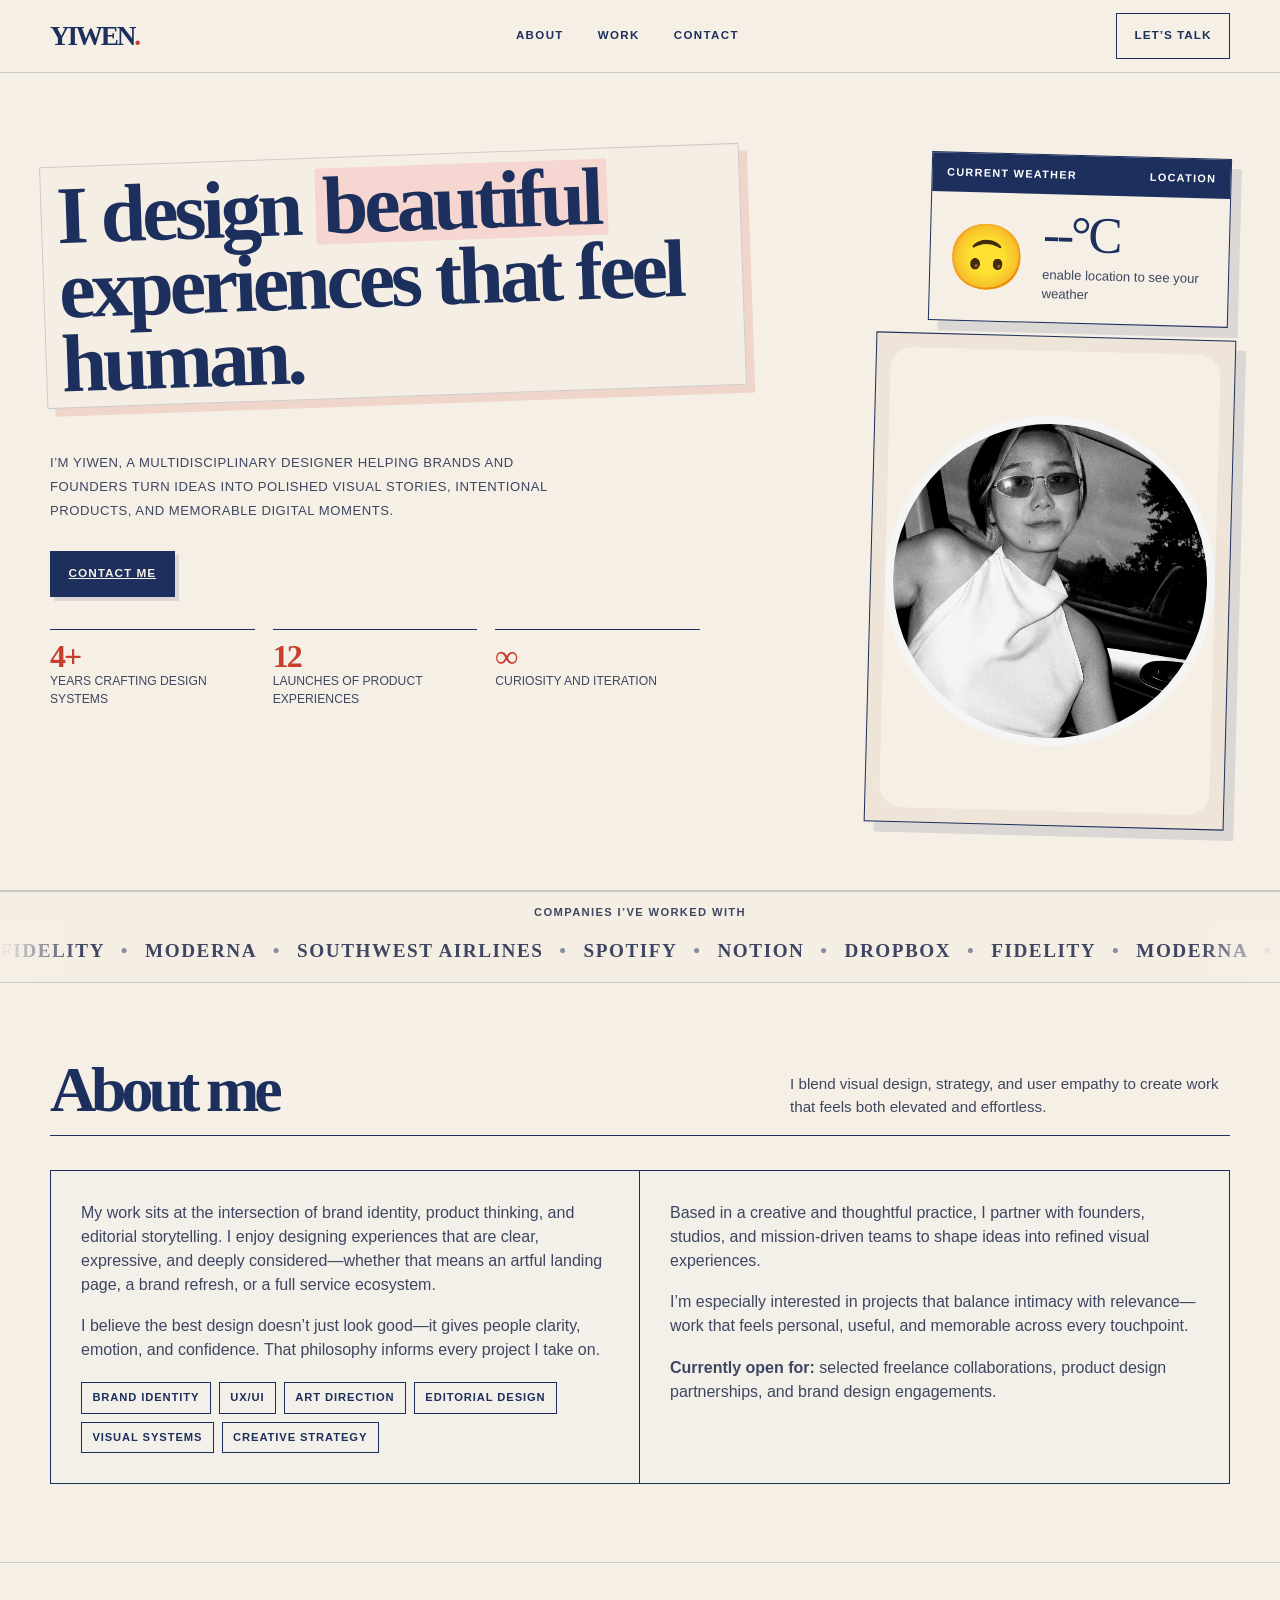
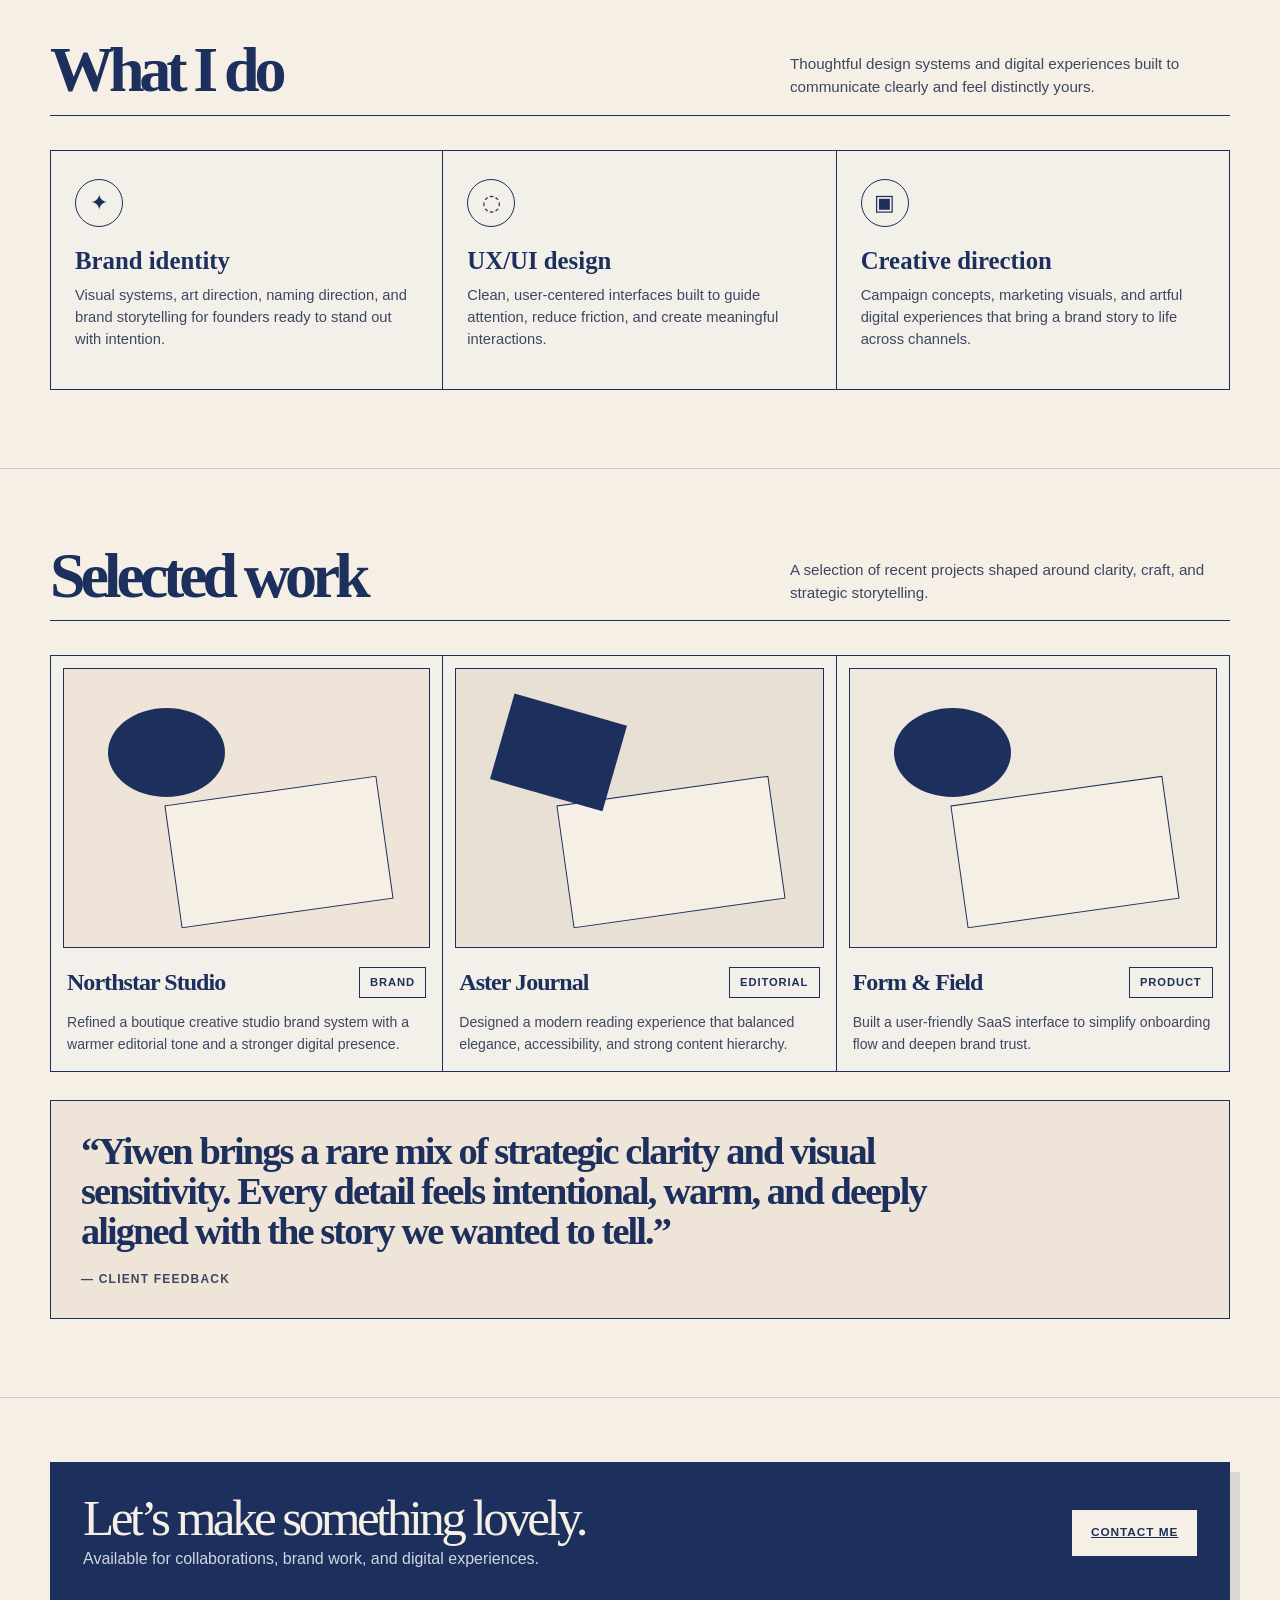
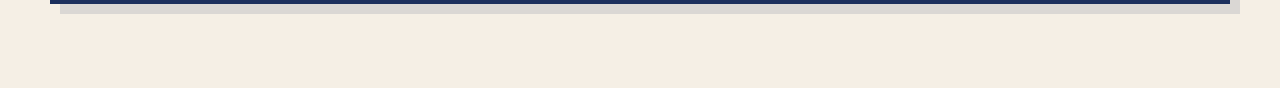
<file: index.html>
<!DOCTYPE html>
<html lang="en">
  <head>
    <meta charset="UTF-8" />
    <meta name="viewport" content="width=device-width, initial-scale=1.0" />
    <title>Yiwen | Designer</title>
    <meta
      name="description"
      content="Yiwen is a designer creating thoughtful brands, editorial experiences, and digital products."
    />
    <link rel="stylesheet" href="css/styles.css" />
  </head>
  <body>
    <header class="site-header">
      <div class="container nav">
        <a href="#top" class="brand">Yiwen<span>.</span></a>
        <nav class="nav-links" aria-label="Main navigation">
          <a href="#about">About</a>
          <a href="#work">Work</a>
          <a href="#contact">Contact</a>
        </nav>
        <a href="#contact" class="button secondary">Let’s talk</a>
      </div>
    </header>

    <main id="top">
      <section class="hero">
        <div class="container hero-grid">
          <div>
            <h1>
              I design <span class="headline-accent">beautiful</span><br />
              experiences that feel human.
            </h1>
            <p class="lead">
              I’m Yiwen, a multidisciplinary designer helping brands and founders turn ideas
              into polished visual stories, intentional products, and memorable digital moments.
            </p>
            <div class="hero-actions">
              <a href="#contact" class="button primary">Contact me</a>
            </div>

            <div class="meta-strip" aria-label="Highlights">
              <div>
                <strong>4+</strong>
                years crafting design systems
              </div>
              <div>
                <strong>12</strong>
                launches of product experiences
              </div>
              <div>
                <strong>∞</strong>
                curiosity and iteration
              </div>
            </div>
          </div>

          <div class="hero-visuals">
            <div class="weather-card" id="weather-card" aria-live="polite">
              <div class="weather-header">
                <span>Current weather</span>
                <span id="weather-location">Locating…</span>
              </div>
              <div class="weather-main">
                <div class="weather-icon" id="weather-icon">⏳</div>
                <div>
                  <div class="weather-temp" id="weather-temp">--°C</div>
                  <div class="weather-condition" id="weather-condition">Loading weather…</div>
                </div>
              </div>
            </div>

            <div class="portrait-card" aria-label="Yiwen portrait">
              <div class="portrait-frame">
                <img class="portrait-image" src="me.JPG" alt="Yiwen wearing glasses" />
              </div>
            </div>
          </div>
        </div>
      </section>

      <section class="logo-band-wrap" aria-label="Client and partner brands">
        <div class="logo-band-label">Companies I’ve worked with</div>
        <div class="logo-band">
          <div class="logo-track">
            <span>Fidelity</span>
            <span>Moderna</span>
            <span>Southwest Airlines</span>
            <span>Spotify</span>
            <span>Notion</span>
            <span>Dropbox</span>
            <span>Fidelity</span>
            <span>Moderna</span>
            <span>Southwest Airlines</span>
            <span>Spotify</span>
            <span>Notion</span>
            <span>Dropbox</span>
          </div>
        </div>
      </section>

      <section id="about" class="section">
        <div class="container">
          <div class="section-header">
            <h2>About me</h2>
            <p>
              I blend visual design, strategy, and user empathy to create work that feels both
              elevated and effortless.
            </p>
          </div>

          <div class="about-grid">
            <div class="info-panel">
              <p>
                My work sits at the intersection of brand identity, product thinking, and editorial
                storytelling. I enjoy designing experiences that are clear, expressive, and deeply
                considered—whether that means an artful landing page, a brand refresh, or a full
                service ecosystem.
              </p>
              <p>
                I believe the best design doesn’t just look good—it gives people clarity, emotion,
                and confidence. That philosophy informs every project I take on.
              </p>
              <div class="skills" aria-label="Skills list">
                <span>Brand Identity</span>
                <span>UX/UI</span>
                <span>Art Direction</span>
                <span>Editorial Design</span>
                <span>Visual Systems</span>
                <span>Creative Strategy</span>
              </div>
            </div>

            <div class="info-panel">
              <p>
                Based in a creative and thoughtful practice, I partner with founders, studios, and
                mission-driven teams to shape ideas into refined visual experiences.
              </p>
              <p>
                I’m especially interested in projects that balance intimacy with relevance—work that
                feels personal, useful, and memorable across every touchpoint.
              </p>
              <p>
                <strong>Currently open for:</strong> selected freelance collaborations, product design
                partnerships, and brand design engagements.
              </p>
            </div>
          </div>
        </div>
      </section>

      <section id="services" class="section">
        <div class="container">
          <div class="section-header">
            <h2>What I do</h2>
            <p>
              Thoughtful design systems and digital experiences built to communicate clearly and feel
              distinctly yours.
            </p>
          </div>

          <div class="service-grid">
            <article class="card">
              <div class="icon-badge">✦</div>
              <h3>Brand identity</h3>
              <p>
                Visual systems, art direction, naming direction, and brand storytelling for founders
                ready to stand out with intention.
              </p>
            </article>

            <article class="card">
              <div class="icon-badge">◌</div>
              <h3>UX/UI design</h3>
              <p>
                Clean, user-centered interfaces built to guide attention, reduce friction, and create
                meaningful interactions.
              </p>
            </article>

            <article class="card">
              <div class="icon-badge">▣</div>
              <h3>Creative direction</h3>
              <p>
                Campaign concepts, marketing visuals, and artful digital experiences that bring a
                brand story to life across channels.
              </p>
            </article>
          </div>
        </div>
      </section>

      <section id="work" class="section">
        <div class="container">
          <div class="section-header">
            <h2>Selected work</h2>
            <p>
              A selection of recent projects shaped around clarity, craft, and strategic storytelling.
            </p>
          </div>

          <div class="project-grid">
            <article class="project-card">
              <div class="project-visual" aria-hidden="true"></div>
              <div class="project-meta">
                <h3>Northstar Studio</h3>
                <span class="project-tag">Brand</span>
              </div>
              <p>
                Refined a boutique creative studio brand system with a warmer editorial tone and a
                stronger digital presence.
              </p>
            </article>

            <article class="project-card">
              <div class="project-visual" aria-hidden="true"></div>
              <div class="project-meta">
                <h3>Aster Journal</h3>
                <span class="project-tag">Editorial</span>
              </div>
              <p>
                Designed a modern reading experience that balanced elegance, accessibility, and
                strong content hierarchy.
              </p>
            </article>

            <article class="project-card">
              <div class="project-visual" aria-hidden="true"></div>
              <div class="project-meta">
                <h3>Form &amp; Field</h3>
                <span class="project-tag">Product</span>
              </div>
              <p>
                Built a user-friendly SaaS interface to simplify onboarding flow and deepen brand trust.
              </p>
            </article>
          </div>

          <div class="quote-box">
            <blockquote>
              “Yiwen brings a rare mix of strategic clarity and visual sensitivity. Every detail feels
              intentional, warm, and deeply aligned with the story we wanted to tell.”
            </blockquote>
            <footer>— Client feedback</footer>
          </div>
        </div>
      </section>
    </main>

    <footer id="contact" class="footer">
      <div class="container">
        <div class="contact-card">
          <div>
            <h3>Let’s make something lovely.</h3>
            <p>Available for collaborations, brand work, and digital experiences.</p>
          </div>
          <a href="mailto:yiwen.design@example.com" class="button primary">Contact me</a>
        </div>
      </div>
    </footer>
    <script src="weather.js"></script>
  </body>
</html>
</file>
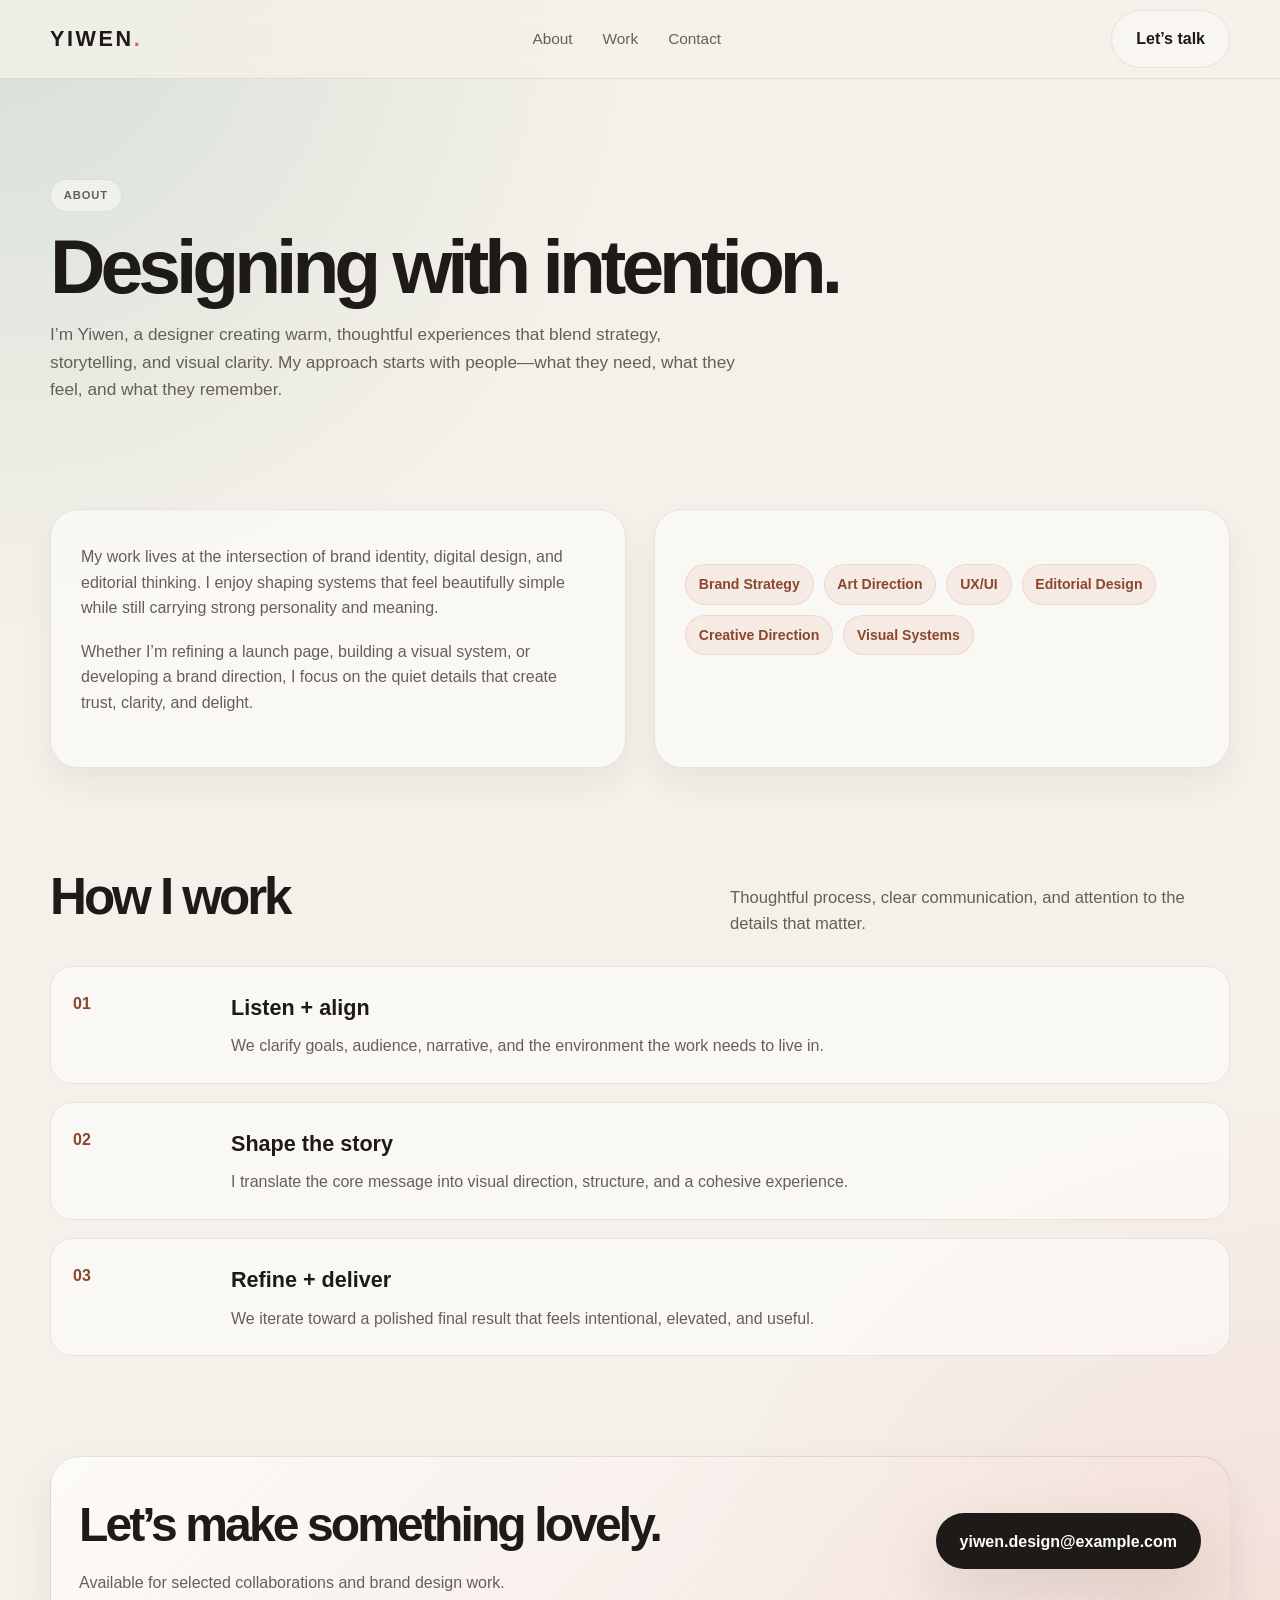
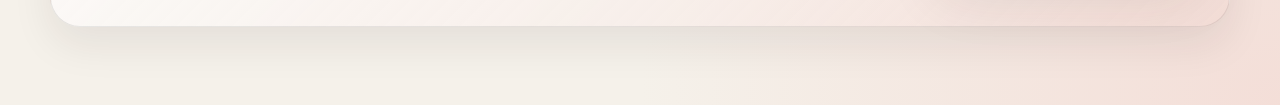
<file: about.html>
<!DOCTYPE html>
<html lang="en">
  <head>
    <meta charset="UTF-8" />
    <meta name="viewport" content="width=device-width, initial-scale=1.0" />
    <title>About | Yiwen</title>
    <meta name="description" content="Learn more about Yiwen, a multidisciplinary designer focused on thoughtful brands and digital experiences." />
    <link rel="stylesheet" href="styles.css" />
  </head>
  <body>
    <header class="site-header">
      <div class="container nav">
        <a href="index.html" class="brand">Yiwen<span>.</span></a>
        <nav class="nav-links" aria-label="Main navigation">
          <a href="about.html">About</a>
          <a href="work.html">Work</a>
          <a href="contact.html">Contact</a>
        </nav>
        <a href="contact.html" class="button secondary">Let’s talk</a>
      </div>
    </header>

    <main>
      <section class="page-hero">
        <div class="container page-hero-inner">
          <span class="eyebrow">About</span>
          <h1>Designing with intention.</h1>
          <p class="page-intro">
            I’m Yiwen, a designer creating warm, thoughtful experiences that blend strategy,
            storytelling, and visual clarity. My approach starts with people—what they need,
            what they feel, and what they remember.
          </p>
        </div>
      </section>

      <section class="section">
        <div class="container about-grid">
          <div class="info-panel">
            <p>
              My work lives at the intersection of brand identity, digital design, and editorial
              thinking. I enjoy shaping systems that feel beautifully simple while still carrying
              strong personality and meaning.
            </p>
            <p>
              Whether I’m refining a launch page, building a visual system, or developing a brand
              direction, I focus on the quiet details that create trust, clarity, and delight.
            </p>
          </div>

          <div class="info-panel">
            <div class="skills" aria-label="Core strengths">
              <span>Brand Strategy</span>
              <span>Art Direction</span>
              <span>UX/UI</span>
              <span>Editorial Design</span>
              <span>Creative Direction</span>
              <span>Visual Systems</span>
            </div>
          </div>
        </div>
      </section>

      <section class="section">
        <div class="container">
          <div class="section-header">
            <h2>How I work</h2>
            <p>Thoughtful process, clear communication, and attention to the details that matter.</p>
          </div>

          <div class="timeline">
            <div class="timeline-item">
              <div class="timeline-year">01</div>
              <div class="timeline-copy">
                <h3>Listen + align</h3>
                <p>We clarify goals, audience, narrative, and the environment the work needs to live in.</p>
              </div>
            </div>
            <div class="timeline-item">
              <div class="timeline-year">02</div>
              <div class="timeline-copy">
                <h3>Shape the story</h3>
                <p>I translate the core message into visual direction, structure, and a cohesive experience.</p>
              </div>
            </div>
            <div class="timeline-item">
              <div class="timeline-year">03</div>
              <div class="timeline-copy">
                <h3>Refine + deliver</h3>
                <p>We iterate toward a polished final result that feels intentional, elevated, and useful.</p>
              </div>
            </div>
          </div>
        </div>
      </section>
    </main>

    <footer class="footer">
      <div class="container">
        <div class="contact-card">
          <div>
            <h3>Let’s make something lovely.</h3>
            <p>Available for selected collaborations and brand design work.</p>
          </div>
          <a href="mailto:yiwen.design@example.com" class="button primary">yiwen.design@example.com</a>
        </div>
      </div>
    </footer>
  </body>
</html>
</file>
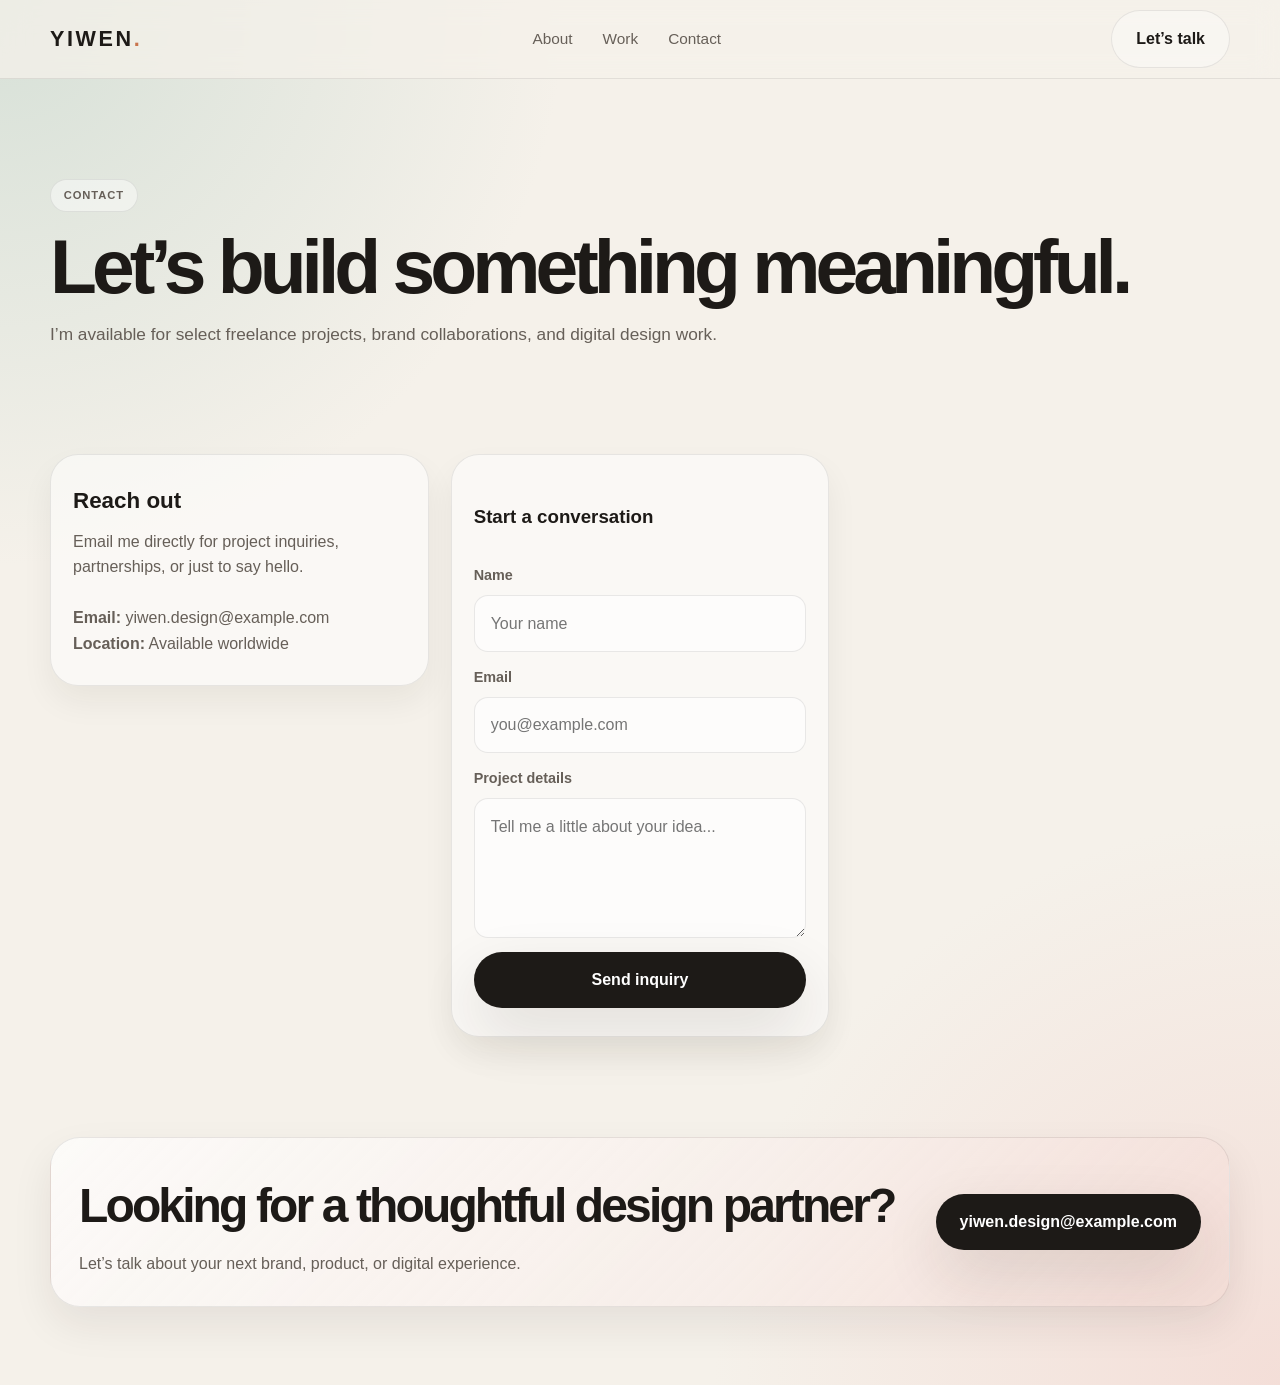
<file: contact.html>
<!DOCTYPE html>
<html lang="en">
  <head>
    <meta charset="UTF-8" />
    <meta name="viewport" content="width=device-width, initial-scale=1.0" />
    <title>Contact | Yiwen</title>
    <meta name="description" content="Contact Yiwen for brand design, digital experiences, and creative collaborations." />
    <link rel="stylesheet" href="styles.css" />
  </head>
  <body>
    <header class="site-header">
      <div class="container nav">
        <a href="index.html" class="brand">Yiwen<span>.</span></a>
        <nav class="nav-links" aria-label="Main navigation">
          <a href="about.html">About</a>
          <a href="work.html">Work</a>
          <a href="contact.html">Contact</a>
        </nav>
        <a href="contact.html" class="button secondary">Let’s talk</a>
      </div>
    </header>

    <main>
      <section class="page-hero">
        <div class="container page-hero-inner">
          <span class="eyebrow">Contact</span>
          <h1>Let’s build something meaningful.</h1>
          <p class="page-intro">
            I’m available for select freelance projects, brand collaborations, and digital design work.
          </p>
        </div>
      </section>

      <section class="section">
        <div class="container contact-grid">
          <div class="contact-panel">
            <h3>Reach out</h3>
            <p>Email me directly for project inquiries, partnerships, or just to say hello.</p>
            <br />
            <p><strong>Email:</strong> yiwen.design@example.com</p>
            <p><strong>Location:</strong> Available worldwide</p>
          </div>

          <div class="form-panel">
            <h3>Start a conversation</h3>
            <div class="field">
              <label for="name">Name</label>
              <input id="name" type="text" placeholder="Your name" />
            </div>
            <div class="field">
              <label for="email">Email</label>
              <input id="email" type="email" placeholder="you@example.com" />
            </div>
            <div class="field">
              <label for="message">Project details</label>
              <textarea id="message" placeholder="Tell me a little about your idea..."></textarea>
            </div>
            <a href="mailto:yiwen.design@example.com" class="button primary">Send inquiry</a>
          </div>
        </div>
      </section>
    </main>

    <footer class="footer">
      <div class="container">
        <div class="contact-card">
          <div>
            <h3>Looking for a thoughtful design partner?</h3>
            <p>Let’s talk about your next brand, product, or digital experience.</p>
          </div>
          <a href="mailto:yiwen.design@example.com" class="button primary">yiwen.design@example.com</a>
        </div>
      </div>
    </footer>
  </body>
</html>
</file>
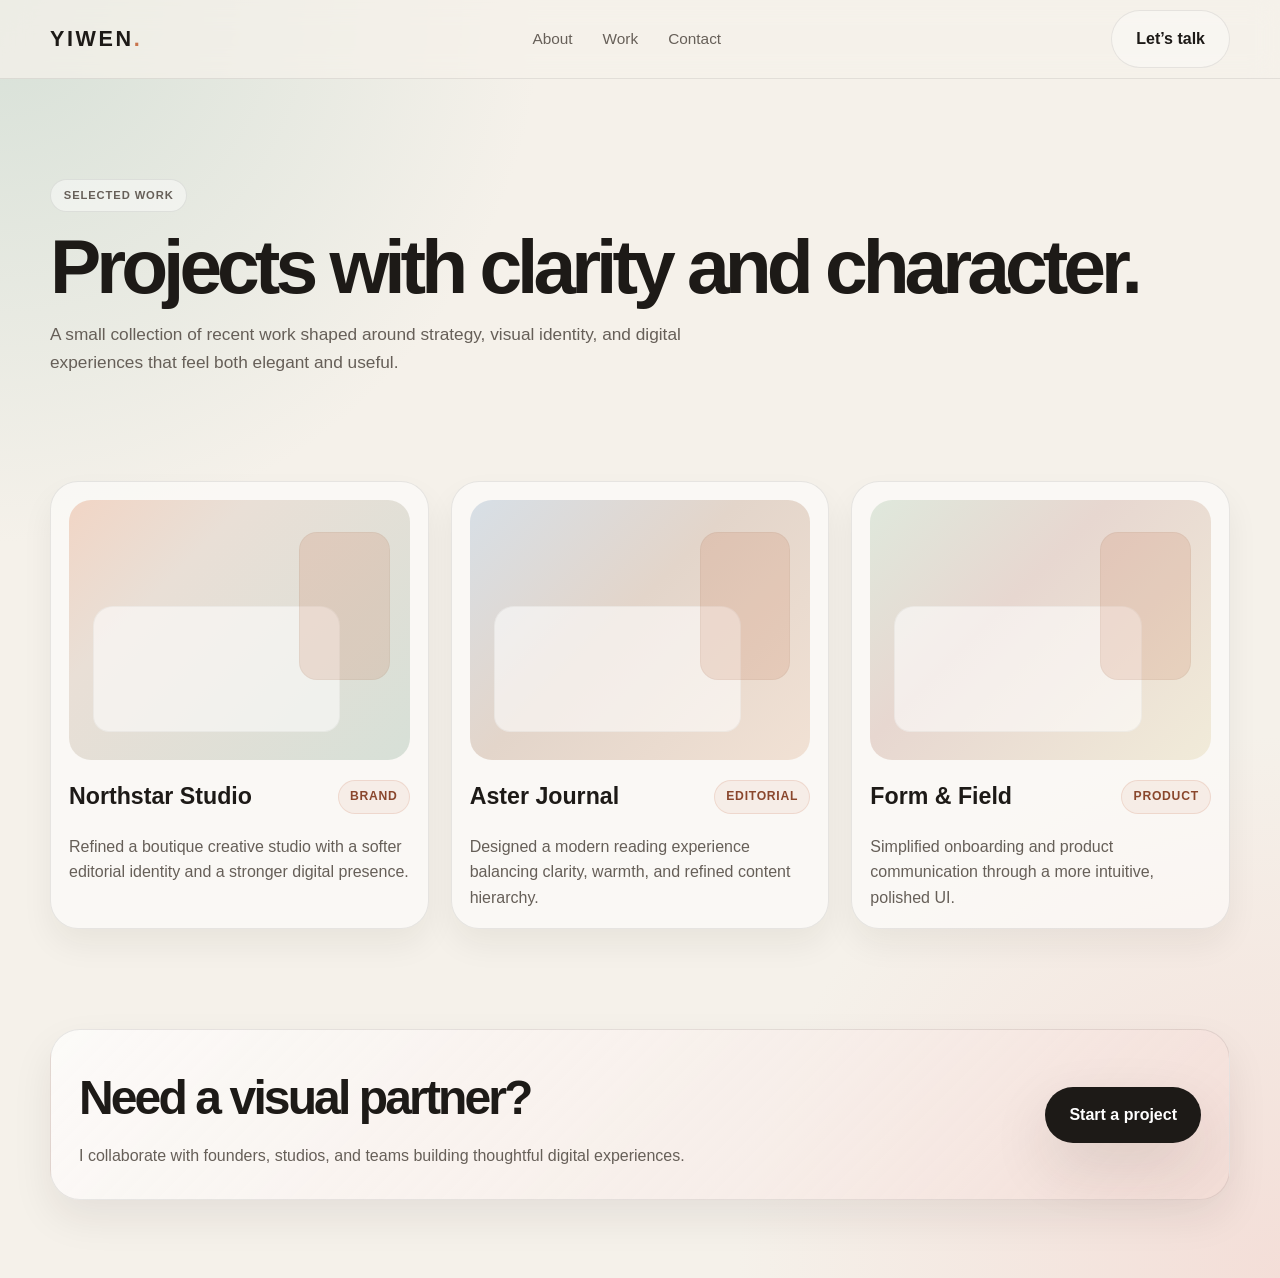
<file: work.html>
<!DOCTYPE html>
<html lang="en">
  <head>
    <meta charset="UTF-8" />
    <meta name="viewport" content="width=device-width, initial-scale=1.0" />
    <title>Work | Yiwen</title>
    <meta name="description" content="Selected work from Yiwen's portfolio across brand identity, digital design, and editorial experiences." />
    <link rel="stylesheet" href="styles.css" />
  </head>
  <body>
    <header class="site-header">
      <div class="container nav">
        <a href="index.html" class="brand">Yiwen<span>.</span></a>
        <nav class="nav-links" aria-label="Main navigation">
          <a href="about.html">About</a>
          <a href="work.html">Work</a>
          <a href="contact.html">Contact</a>
        </nav>
        <a href="contact.html" class="button secondary">Let’s talk</a>
      </div>
    </header>

    <main>
      <section class="page-hero">
        <div class="container page-hero-inner">
          <span class="eyebrow">Selected work</span>
          <h1>Projects with clarity and character.</h1>
          <p class="page-intro">
            A small collection of recent work shaped around strategy, visual identity, and digital
            experiences that feel both elegant and useful.
          </p>
        </div>
      </section>

      <section class="section">
        <div class="container">
          <div class="project-grid">
            <article class="project-card">
              <div class="project-visual" aria-hidden="true"></div>
              <div class="project-meta">
                <h3>Northstar Studio</h3>
                <span class="project-tag">Brand</span>
              </div>
              <p>
                Refined a boutique creative studio with a softer editorial identity and a stronger
                digital presence.
              </p>
            </article>

            <article class="project-card">
              <div class="project-visual" aria-hidden="true"></div>
              <div class="project-meta">
                <h3>Aster Journal</h3>
                <span class="project-tag">Editorial</span>
              </div>
              <p>
                Designed a modern reading experience balancing clarity, warmth, and refined content
                hierarchy.
              </p>
            </article>

            <article class="project-card">
              <div class="project-visual" aria-hidden="true"></div>
              <div class="project-meta">
                <h3>Form &amp; Field</h3>
                <span class="project-tag">Product</span>
              </div>
              <p>
                Simplified onboarding and product communication through a more intuitive, polished UI.
              </p>
            </article>
          </div>
        </div>
      </section>
    </main>

    <footer class="footer">
      <div class="container">
        <div class="contact-card">
          <div>
            <h3>Need a visual partner?</h3>
            <p>I collaborate with founders, studios, and teams building thoughtful digital experiences.</p>
          </div>
          <a href="contact.html" class="button primary">Start a project</a>
        </div>
      </div>
    </footer>
  </body>
</html>
</file>
<file: css/styles.css>
:root {
  --paper: #F5EFE5;
  --paper-deep: #EEE5D8;
  --ink: #1C2F5D;
  --ink-strong: #16254B;
  --muted: #3E4662;
  --rule: rgba(28, 47, 93, 0.2);
  --accent: #C73D2E;
  --accent-soft: #F6D6D1;
  --shadow: 10px 10px 0 rgba(28, 47, 93, 0.12);
  --headline-font: "Playfair Display", Georgia, serif;
  --headline-wide-font: "Playfair Display", Georgia, serif;
  --body-font: "Segoe UI", Arial, sans-serif;
}

* { box-sizing: border-box; }

html { scroll-behavior: smooth; }

body {
  margin: 0;
  color: var(--ink);
  background-color: var(--paper);
  font-family: var(--body-font);
  line-height: 1.5;
}

img { max-width: 100%; display: block; }

a { color: inherit; text-decoration: none; }

button, input, textarea { font: inherit; }

.container {
  width: min(1180px, calc(100% - 48px));
  margin: 0 auto;
}

.site-header {
  position: sticky;
  top: 0;
  z-index: 20;
  background: rgba(245, 239, 229, 0.92);
  border-bottom: 1px solid var(--rule);
  backdrop-filter: blur(2px);
}

.nav {
  display: flex;
  align-items: center;
  justify-content: space-between;
  min-height: 72px;
}

.brand {
  font-family: var(--headline-font);
  font-size: 1.7rem;
  font-weight: 700;
  letter-spacing: -0.08em;
  text-transform: uppercase;
}

.brand span, .headline-accent {
  color: var(--accent);
}

.nav-links {
  display: flex;
  gap: 34px;
  align-items: center;
  font-size: 0.72rem;
  font-weight: 800;
  letter-spacing: 0.12em;
  text-transform: uppercase;
}

.nav-links a { position: relative; }

.nav-links a::after {
  content: "";
  position: absolute;
  right: 0;
  bottom: -7px;
  left: 0;
  height: 2px;
  background: var(--ink);
  transform: scaleX(0);
  transform-origin: right;
  transition: transform 0.2s ease;
}

.nav-links a:hover::after {
  transform: scaleX(1);
  transform-origin: left;
}

.button {
  display: inline-flex;
  align-items: center;
  justify-content: center;
  min-height: 46px;
  padding: 0.75rem 1.1rem;
  border: 1px solid var(--ink);
  border-radius: 0;
  font-size: 0.74rem;
  font-weight: 700;
  letter-spacing: 0.08em;
  text-transform: uppercase;
  cursor: pointer;
  transition: background 0.2s ease, color 0.2s ease, transform 0.2s ease;
}

.button:hover { transform: translate(-2px, -2px); }

.button.primary {
  color: var(--paper);
  background: var(--ink);
  border-color: var(--ink);
  box-shadow: 4px 4px 0 rgba(28, 47, 93, 0.12);
  text-decoration: underline;
}

.button.primary:hover {
  background: var(--ink-strong);
  border-color: var(--ink-strong);
}

.button.secondary { color: var(--ink); background: transparent; }

.button.secondary:hover {
  color: white;
  background: var(--ink);
}

.hero {
  padding: 82px 0 64px;
  border-bottom: 1px solid var(--rule);
}

.hero-grid {
  display: grid;
  grid-template-columns: minmax(0, 1.2fr) minmax(260px, 0.7fr);
  gap: 24px;
  align-items: start;
}

.hero-visuals {
  display: flex;
  flex-direction: column;
  align-items: flex-end;
  gap: 12px;
  width: 100%;
}

.hero-copy {
  position: relative;
  z-index: 2;
}

h1, h2, h3, .quote-box blockquote {
  font-family: var(--headline-font);
  font-weight: 700;
  text-transform: none;
}

h1 {
  position: relative;
  z-index: 2;
  display: inline-block;
  max-width: 700px;
  margin: 0 0 0.8rem -0.08em;
  padding: 0.12em 0.18em 0.08em;
  background: rgba(245, 239, 229, 0.9);
  border: 1px solid rgba(28, 47, 93, 0.18);
  box-shadow: 8px 8px 0 rgba(199, 61, 46, 0.15);
  font-size: clamp(3.4rem, 6.4vw, 6.7rem);
  line-height: 0.9;
  letter-spacing: -0.05em;
  transform: rotate(-2deg);
}

h1 .headline-accent {
  display: inline-block;
  padding: 0.02em 0.09em 0.01em;
  background: var(--accent-soft);
  color: var(--ink);
}

.lead {
  max-width: 500px;
  margin: 2.6rem 0 1.8rem;
  color: var(--muted);
  font-size: 0.82rem;
  letter-spacing: 0.04em;
  text-transform: uppercase;
  line-height: 1.8;
}

.hero-actions {
  display: flex;
  gap: 16px;
  flex-wrap: wrap;
  margin-bottom: 2rem;
}

.logo-band-wrap {
  border-top: 1px solid var(--rule);
  border-bottom: 1px solid var(--rule);
  background: rgba(245, 239, 229, 0.6);
  overflow: hidden;
}

.logo-band-label {
  width: min(1180px, calc(100% - 48px));
  margin: 0 auto;
  padding: 0.8rem 0 0;
  color: var(--muted);
  font-size: 0.7rem;
  font-weight: 700;
  letter-spacing: 0.12em;
  text-align: center;
  text-transform: uppercase;
}

.logo-band {
  position: relative;
  overflow: hidden;
  white-space: nowrap;
}

.logo-band::before,
.logo-band::after {
  content: "";
  position: absolute;
  top: 0;
  bottom: 0;
  width: 80px;
  z-index: 1;
  pointer-events: none;
}

.logo-band::before {
  left: 0;
  background: linear-gradient(to right, rgba(245, 239, 229, 1), rgba(245, 239, 229, 0));
}

.logo-band::after {
  right: 0;
  background: linear-gradient(to left, rgba(245, 239, 229, 1), rgba(245, 239, 229, 0));
}

.logo-track {
  display: inline-flex;
  align-items: center;
  gap: 2rem;
  min-width: max-content;
  padding: 1rem 0;
  color: var(--muted);
  font-family: var(--headline-font);
  font-size: clamp(0.9rem, 1.5vw, 1.3rem);
  font-weight: 700;
  letter-spacing: 0.08em;
  text-transform: uppercase;
  animation: marquee 38s linear infinite;
}

.logo-track span {
  position: relative;
  display: inline-block;
  padding-right: 0.5rem;
}

.logo-track span::after {
  content: "•";
  position: absolute;
  right: -1rem;
  color: var(--ink);
  opacity: 0.5;
}

@keyframes marquee {
  from { transform: translateX(0); }
  to { transform: translateX(-50%); }
}

.weather-card {
  width: min(100%, 300px);
  margin: 0;
  padding: 0;
  border: 1px solid var(--ink);
  border-radius: 0;
  background: var(--paper);
  box-shadow: var(--shadow);
  transform: rotate(1.5deg);
  margin-left: auto;
}

.weather-card, .weather-header, .weather-temp, .weather-icon {
  color: var(--ink);
}

.weather-card {
  border-left: 1px solid var(--ink);
}

.weather-header {
  display: flex;
  justify-content: space-between;
  gap: 16px;
  align-items: center;
  padding: 0.7rem 0.9rem;
  color: white;
  background: var(--ink);
  font-size: 0.68rem;
  font-weight: 700;
  letter-spacing: 0.12em;
  text-transform: uppercase;
}

.weather-main {
  display: flex;
  align-items: center;
  justify-content: space-between;
  gap: 16px;
  min-height: 126px;
  padding: 1.1rem 1rem;
}

.weather-icon {
  color: var(--ink);
  font-size: clamp(2.5rem, 5vw, 4rem);
  line-height: 1;
}

.weather-temp {
  color: var(--ink);
  font-family: var(--headline-font);
  font-size: clamp(2.3rem, 4vw, 3.4rem);
  line-height: 0.9;
  letter-spacing: -0.06em;
}

.weather-condition {
  margin-top: 0.45rem;
  color: var(--muted);
  font-size: 0.82rem;
}

.meta-strip {
  display: grid;
  grid-template-columns: repeat(3, minmax(0, 1fr));
  gap: 18px;
  max-width: 650px;
  color: var(--muted);
  font-size: 0.76rem;
  text-transform: uppercase;
}

.meta-strip > div {
  padding-top: 10px;
  border-top: 1px solid var(--ink);
}

.meta-strip strong {
  display: block;
  color: var(--accent);
  font-family: var(--headline-font);
  font-size: 2rem;
  font-weight: 700;
  line-height: 1;
  letter-spacing: -0.06em;
}

.portrait-card {
  position: relative;
  padding: 14px;
  border: 1px solid var(--ink);
  border-radius: 0;
  background: var(--paper-deep);
  box-shadow: var(--shadow);
  transform: rotate(1.5deg);
  max-width: 360px;
  margin: 0 0 0 auto;
}

.portrait-frame {
  position: relative;
  display: grid;
  min-height: 460px;
  place-items: center;
  overflow: hidden;
  border-radius: 22px;
  background: var(--paper);
}

.portrait-image {
  width: min(100%, 340px);
  height: auto;
  aspect-ratio: 1;
  border: 8px solid var(--paper);
  border-radius: 50%;
  object-fit: cover;
  object-position: center 38%;
  filter: grayscale(100%) contrast(1.15) brightness(0.96);
}

.floating-note {
  position: absolute;
  right: -8px;
  bottom: 24px;
  padding: 12px 14px;
  border: 1px solid var(--ink);
  border-radius: 0;
  background: rgba(245, 239, 229, 0.86);
  box-shadow: 4px 4px 0 var(--ink);
  font-size: 0.78rem;
}

.floating-note strong {
  display: block;
  color: var(--ink);
  font-family: var(--headline-font);
  font-size: 1.15rem;
  font-weight: 700;
  line-height: 1;
  letter-spacing: -0.04em;
  text-transform: uppercase;
}

.section {
  padding: 78px 0;
  border-bottom: 1px solid var(--rule);
}

.section-header {
  display: flex;
  justify-content: space-between;
  align-items: end;
  gap: 28px;
  margin-bottom: 34px;
  padding-bottom: 16px;
  border-bottom: 1px solid var(--ink);
}

h2 {
  margin: 0;
  font-size: clamp(2.8rem, 5vw, 5.3rem);
  line-height: 0.9;
  letter-spacing: -0.08em;
}

.section-header p {
  max-width: 440px;
  margin: 0;
  color: var(--muted);
  font-size: 0.95rem;
}

.about-grid {
  display: grid;
  grid-template-columns: 1fr 1fr;
  gap: 0;
}

.info-panel, .card, .project-card, .value-card, .contact-panel, .form-panel {
  border: 1px solid var(--ink);
  border-radius: 0;
  background: rgba(243, 241, 235, 0.78);
}

.info-panel { padding: 30px; }

.info-panel + .info-panel { border-left: 0; }

.info-panel p {
  margin: 0 0 1.1rem;
  color: var(--muted);
}

.skills {
  display: flex;
  flex-wrap: wrap;
  gap: 8px;
  margin-top: 20px;
}

.skills span, .project-tag {
  display: inline-block;
  padding: 0.4rem 0.65rem;
  border: 1px solid var(--ink);
  border-radius: 0;
  color: var(--ink);
  background: transparent;
  font-size: 0.7rem;
  font-weight: 700;
  letter-spacing: 0.08em;
  text-transform: uppercase;
}

.service-grid, .project-grid, .value-grid, .contact-grid {
  display: grid;
  grid-template-columns: repeat(3, minmax(0, 1fr));
  gap: 0;
}

.card, .value-card, .contact-panel, .form-panel {
  min-height: 240px;
  padding: 28px 24px;
}

.card + .card, .value-card + .value-card, .contact-panel + .form-panel {
  border-left: 0;
}

.icon-badge {
  display: grid;
  width: 48px;
  height: 48px;
  margin-bottom: 22px;
  place-items: center;
  border: 1px solid var(--ink);
  border-radius: 50%;
  color: var(--ink);
  font-size: 1.4rem;
}

.card h3, .value-card h3, .contact-panel h3 {
  margin: 0 0 10px;
  font-size: 1.55rem;
  line-height: 1;
}

.card p, .value-card p, .contact-panel p, .form-panel p {
  margin: 0;
  color: var(--muted);
  font-size: 0.92rem;
}

.project-card { padding: 12px; }
.project-card + .project-card { border-left: 0; }

.project-visual {
  position: relative;
  height: 280px;
  overflow: hidden;
  border: 1px solid var(--ink);
  background: var(--paper-deep);
}

.project-visual::before, .project-visual::after {
  content: "";
  position: absolute;
}

.project-visual::before {
  right: 12%;
  bottom: 12%;
  width: 58%;
  height: 44%;
  border: 1px solid var(--ink);
  background: var(--paper);
  transform: rotate(-8deg);
}

.project-visual::after {
  top: 14%;
  left: 12%;
  width: 32%;
  height: 32%;
  border-radius: 50%;
  background: var(--ink);
}

.project-card:nth-child(2) .project-visual { background: #E8E0D5; }
.project-card:nth-child(2) .project-visual::after { border-radius: 0; background: var(--ink); transform: rotate(16deg); }
.project-card:nth-child(3) .project-visual { background: #EFE8DF; }
.project-card:nth-child(3) .project-visual::after { background: var(--ink); }

.project-meta {
  display: flex;
  justify-content: space-between;
  align-items: center;
  gap: 16px;
  padding: 16px 4px 0;
}

.project-meta h3 {
  margin: 0;
  font-family: var(--headline-font);
  font-size: 1.5rem;
  font-weight: 700;
  letter-spacing: -0.04em;
}

.project-card p {
  margin: 12px 4px 4px;
  color: var(--muted);
  font-size: 0.88rem;
}

.quote-box {
  margin-top: 28px;
  padding: 30px;
  border: 1px solid var(--ink);
  border-left: 1px solid var(--ink);
  background: var(--paper-deep);
}

.quote-box blockquote {
  max-width: 850px;
  margin: 0;
  font-size: clamp(1.6rem, 3vw, 3rem);
  line-height: 1.05;
  letter-spacing: -0.05em;
}

.quote-box footer {
  margin-top: 18px;
  color: var(--muted);
  font-size: 0.75rem;
  font-weight: 700;
  letter-spacing: 0.1em;
  text-transform: uppercase;
}

.page-hero { padding: 72px 0 24px; }
.page-hero-inner { padding: 28px 0 20px; }
.page-hero h1 { margin-bottom: 0.75rem; }
.page-intro { max-width: 700px; color: var(--muted); font-size: 1.08rem; }

.timeline {
  display: grid;
  gap: 0;
  margin-top: 24px;
}

.timeline-item {
  display: grid;
  grid-template-columns: 140px 1fr;
  gap: 18px;
  padding: 24px 22px;
  border-top: 1px solid var(--ink);
}

.timeline-item:last-child { border-bottom: 1px solid var(--ink); }

.timeline-year {
  color: var(--ink);
  font-family: var(--headline-font);
  font-size: 2rem;
  letter-spacing: -0.06em;
}

.timeline-copy h3 { margin: 0 0 8px; font-size: 1.35rem; }
.timeline-copy p { margin: 0; color: var(--muted); }

.footer { padding: 64px 0 84px; }

.contact-card {
  display: flex;
  align-items: center;
  justify-content: space-between;
  gap: 28px;
  padding: 32px;
  border: 1px solid var(--ink);
  border-radius: 0;
  background: var(--ink);
  color: var(--paper);
  box-shadow: var(--shadow);
}

.contact-card h3 {
  margin: 0 0 6px;
  font-family: Didot, "Bodoni 72", Georgia, serif;
  font-size: clamp(2.1rem, 4vw, 4rem);
  font-weight: 400;
  line-height: 0.9;
  letter-spacing: -0.07em;
}

.contact-card p { margin: 0; color: rgba(255, 255, 255, 0.8); }

.contact-card .button.primary {
  color: var(--ink);
  background: var(--paper);
  border-color: var(--paper);
  box-shadow: 4px 4px 0 var(--ink);
}

.contact-card .button.primary:hover {
  color: white;
  background: var(--ink);
  border-color: var(--ink);
}

.contact-grid { align-items: stretch; }

.form-panel {
  display: flex;
  flex-direction: column;
  gap: 14px;
}

.field { display: grid; gap: 8px; }

.field label {
  color: var(--muted);
  font-size: 0.78rem;
  font-weight: 700;
  letter-spacing: 0.08em;
  text-transform: uppercase;
}

.field input, .field textarea {
  width: 100%;
  padding: 0.85rem 0.9rem;
  border: 1px solid var(--ink);
  border-radius: 0;
  outline: none;
  color: var(--ink);
  background: rgba(255, 255, 255, 0.38);
}

.field input:focus, .field textarea:focus {
  border-color: var(--ink);
  box-shadow: 3px 3px 0 rgba(28, 47, 93, 0.18);
}

.field textarea { min-height: 140px; resize: vertical; }

@media (max-width: 940px) {
  .hero-grid { grid-template-columns: 1fr; }

  .about-grid, .service-grid, .project-grid, .value-grid, .contact-grid, .contact-card {
    grid-template-columns: 1fr;
    display: grid;
  }

  .nav-links { display: none; }
  .portrait-frame { min-height: 520px; }

  .info-panel + .info-panel, .card + .card, .value-card + .value-card,
  .contact-panel + .form-panel, .project-card + .project-card {
    border-top: 0;
    border-left: 1px solid var(--ink);
  }
}

@media (max-width: 620px) {
  .container { width: min(100% - 28px, 1180px); }
  .hero { padding-top: 54px; }
  h1 { font-size: clamp(3.2rem, 16vw, 5.8rem); }

  .section-header { display: block; }
  .section-header p { margin-top: 18px; }
  .meta-strip { grid-template-columns: 1fr; }
  .portrait-frame { min-height: 430px; }
  .portrait-image { width: min(88vw, 340px); }
  .floating-note { right: 10px; }
  .timeline-item { grid-template-columns: 1fr; }
  .contact-card { text-align: center; justify-content: center; }
}
</file>
<file: styles.css>
:root {
  --bg: #f5f1ea;
  --panel: rgba(255, 255, 255, 0.7);
  --panel-strong: #fffdf9;
  --text: #1d1a17;
  --muted: #665f58;
  --line: rgba(29, 26, 23, 0.09);
  --accent: #c9744d;
  --accent-deep: #8a472d;
  --sage: #c9d9cf;
  --blush: #f3d6d0;
  --gold: #e9d7a8;
  --shadow: 0 24px 60px rgba(43, 30, 21, 0.12);
}

* { box-sizing: border-box; }

html {
  scroll-behavior: smooth;
}

body {
  margin: 0;
  font-family: "Segoe UI", "Inter", "Helvetica Neue", Arial, sans-serif;
  color: var(--text);
  background:
    radial-gradient(circle at top left, rgba(201, 217, 207, 0.7), transparent 30%),
    radial-gradient(circle at bottom right, rgba(243, 214, 208, 0.7), transparent 30%),
    var(--bg);
  line-height: 1.6;
}

img {
  max-width: 100%;
  display: block;
}

a {
  color: inherit;
  text-decoration: none;
}

button,
input,
textarea {
  font: inherit;
}

.container {
  width: min(1180px, calc(100% - 40px));
  margin: 0 auto;
}

.site-header {
  position: sticky;
  top: 0;
  z-index: 10;
  backdrop-filter: blur(14px);
  background: rgba(245, 241, 234, 0.72);
  border-bottom: 1px solid var(--line);
}

.nav {
  display: flex;
  align-items: center;
  justify-content: space-between;
  min-height: 78px;
}

.brand {
  font-size: 1.35rem;
  letter-spacing: 0.12em;
  text-transform: uppercase;
  font-weight: 700;
}

.brand span {
  color: var(--accent);
}

.nav-links {
  display: flex;
  gap: 30px;
  align-items: center;
  font-size: 0.96rem;
  color: var(--muted);
}

.nav-links a:hover {
  color: var(--text);
}

.button {
  display: inline-flex;
  align-items: center;
  justify-content: center;
  border-radius: 999px;
  padding: 0.95rem 1.5rem;
  font-weight: 600;
  transition: transform 0.2s ease, box-shadow 0.2s ease;
  border: none;
  cursor: pointer;
}

.button:hover {
  transform: translateY(-1px);
}

.button.primary {
  background: var(--text);
  color: white;
  box-shadow: var(--shadow);
}

.button.secondary {
  background: rgba(255, 255, 255, 0.35);
  border: 1px solid var(--line);
  color: var(--text);
}

.hero {
  padding: 72px 0 50px;
}

.hero-grid {
  display: grid;
  grid-template-columns: 1.2fr 0.8fr;
  gap: 52px;
  align-items: center;
}

.eyebrow {
  display: inline-block;
  padding: 0.42rem 0.8rem;
  border-radius: 999px;
  background: rgba(255, 255, 255, 0.45);
  border: 1px solid var(--line);
  color: var(--muted);
  letter-spacing: 0.08em;
  text-transform: uppercase;
  font-size: 0.7rem;
  font-weight: 700;
}

h1 {
  margin: 1.1rem 0 1rem;
  font-size: clamp(3rem, 6vw, 6rem);
  line-height: 0.96;
  letter-spacing: -0.065em;
}

.headline-accent {
  color: var(--accent);
}

.lead {
  font-size: 1.12rem;
  max-width: 620px;
  color: var(--muted);
  margin-bottom: 2rem;
}

.hero-actions {
  display: flex;
  gap: 16px;
  flex-wrap: wrap;
  margin-bottom: 2rem;
}

.weather-card {
  margin-top: 1.25rem;
  margin-bottom: 2rem;
  width: min(100%, 360px);
  padding: 18px 18px 16px;
  border-radius: 24px;
  background: linear-gradient(135deg, rgba(255,255,255,0.72), rgba(255,255,255,0.44));
  border: 1px solid var(--line);
  box-shadow: 0 18px 48px rgba(38, 28, 23, 0.08);
}

.weather-header {
  display: flex;
  justify-content: space-between;
  gap: 16px;
  align-items: center;
  margin-bottom: 12px;
  color: var(--muted);
  font-size: 0.76rem;
  letter-spacing: 0.08em;
  text-transform: uppercase;
  font-weight: 700;
}

.weather-main {
  display: flex;
  align-items: center;
  justify-content: space-between;
  gap: 16px;
}

.weather-icon {
  font-size: clamp(2.3rem, 4vw, 3.2rem);
  line-height: 1;
  filter: drop-shadow(0 8px 18px rgba(201, 116, 77, 0.18));
}

.weather-temp {
  font-size: clamp(2rem, 3vw, 2.8rem);
  line-height: 1;
  letter-spacing: -0.07em;
  font-weight: 700;
}

.weather-condition {
  margin-top: 0.35rem;
  color: var(--muted);
  font-size: 0.96rem;
}

.meta-strip {
  display: flex;
  gap: 38px;
  flex-wrap: wrap;
  color: var(--muted);
  font-size: 0.96rem;
}

.meta-strip strong {
  display: block;
  font-size: 1.45rem;
  color: var(--text);
}

.portrait-card {
  position: relative;
  background: linear-gradient(135deg, rgba(255,255,255,0.75), rgba(255,255,255,0.42));
  border: 1px solid var(--line);
  border-radius: 34px;
  padding: 20px;
  box-shadow: var(--shadow);
}

.portrait-frame {
  min-height: 640px;
  border-radius: 28px;
  overflow: hidden;
  background:
    linear-gradient(160deg, rgba(201,116,77,0.2), rgba(201,116,77,0.02)),
    linear-gradient(135deg, #e8d9ca 0%, #f5efe8 38%, #dfe8e0 100%);
  position: relative;
}

.portrait-shape {
  position: absolute;
  inset: 0;
}

.portrait-shape::before {
  content: "";
  position: absolute;
  width: 250px;
  height: 250px;
  border-radius: 50%;
  background: rgba(201, 116, 77, 0.22);
  top: 34px;
  left: 70px;
}

.portrait-shape::after {
  content: "";
  position: absolute;
  width: 420px;
  height: 420px;
  border-radius: 42% 58% 57% 43% / 36% 39% 61% 64%;
  background: linear-gradient(145deg, rgba(139, 82, 63, 0.18), rgba(255,255,255,0.1));
  bottom: -60px;
  right: -20px;
}

.portrait-figure {
  position: absolute;
  left: 50%;
  bottom: 0;
  transform: translateX(-50%);
  width: min(82%, 430px);
  height: 82%;
}

.portrait-figure .head {
  position: absolute;
  width: 190px;
  height: 200px;
  border-radius: 48% 52% 47% 53% / 55% 54% 46% 45%;
  background: linear-gradient(135deg, #f3d6bf, #d7a780);
  left: 50%;
  top: 75px;
  transform: translateX(-50%);
  box-shadow: inset -8px -8px 20px rgba(153, 94, 67, 0.18);
}

.portrait-figure .hair {
  position: absolute;
  width: 220px;
  height: 170px;
  border-radius: 45% 55% 48% 52% / 64% 62% 38% 36%;
  background: linear-gradient(135deg, #4a3b39, #1f1d1b);
  left: 50%;
  top: 40px;
  transform: translateX(-50%);
}

.portrait-figure .body {
  position: absolute;
  width: 290px;
  height: 260px;
  background: linear-gradient(180deg, #f6f0ea, #d7d7d0);
  border-radius: 30% 30% 12% 12% / 22% 22% 18% 18%;
  left: 50%;
  bottom: 10px;
  transform: translateX(-50%);
}

.portrait-figure .body::before {
  content: "";
  position: absolute;
  inset: 18px 36px auto 36px;
  height: 130px;
  border-radius: 18px;
  background: rgba(201, 116, 77, 0.18);
}

.floating-note {
  position: absolute;
  right: -12px;
  bottom: 28px;
  background: rgba(255, 255, 255, 0.8);
  border: 1px solid var(--line);
  border-radius: 20px;
  padding: 14px 16px;
  box-shadow: var(--shadow);
}

.floating-note strong {
  display: block;
  font-size: 1.1rem;
}

.section {
  padding: 44px 0;
}

.section-header {
  display: flex;
  justify-content: space-between;
  align-items: end;
  gap: 20px;
  margin-bottom: 28px;
}

h2 {
  margin: 0;
  font-size: clamp(2rem, 4vw, 3.2rem);
  letter-spacing: -0.06em;
}

.section-header p {
  margin: 0;
  max-width: 500px;
  color: var(--muted);
  font-size: 1.04rem;
}

.about-grid {
  display: grid;
  grid-template-columns: 1fr 1fr;
  gap: 28px;
}

.info-panel,
.card,
.project-card,
.value-card,
.contact-panel,
.form-panel {
  background: rgba(255,255,255,0.5);
  border: 1px solid var(--line);
  border-radius: 28px;
  box-shadow: 0 16px 32px rgba(36, 27, 22, 0.06);
}

.info-panel {
  padding: 34px 30px;
}

.info-panel p {
  margin: 0 0 1.1rem;
  color: var(--muted);
}

.skills {
  display: flex;
  flex-wrap: wrap;
  gap: 10px;
  margin-top: 20px;
}

.skills span {
  background: rgba(201, 116, 77, 0.1);
  color: var(--accent-deep);
  border: 1px solid rgba(201, 116, 77, 0.16);
  padding: 0.5rem 0.8rem;
  border-radius: 999px;
  font-size: 0.88rem;
  font-weight: 600;
}

.service-grid,
.project-grid,
.value-grid,
.contact-grid {
  display: grid;
  grid-template-columns: repeat(3, minmax(0, 1fr));
  gap: 22px;
}

.card,
.value-card,
.contact-panel,
.form-panel {
  padding: 28px 22px;
}

.icon-badge {
  width: 52px;
  height: 52px;
  border-radius: 14px;
  display: grid;
  place-items: center;
  font-size: 1.5rem;
  margin-bottom: 18px;
  background: linear-gradient(135deg, rgba(201, 116, 77, 0.16), rgba(201, 217, 207, 0.5));
}

.card h3,
.value-card h3,
.contact-panel h3 {
  margin-top: 0;
  margin-bottom: 10px;
  font-size: 1.4rem;
}

.card p,
.value-card p,
.contact-panel p,
.form-panel p {
  margin: 0;
  color: var(--muted);
}

.project-card {
  padding: 18px;
  display: flex;
  flex-direction: column;
  gap: 18px;
}

.project-visual {
  height: 260px;
  border-radius: 22px;
  position: relative;
  overflow: hidden;
  background: linear-gradient(135deg, #f1d5c5, #e9dfd6 30%, #d7e0d7 100%);
}

.project-visual::before,
.project-visual::after {
  content: "";
  position: absolute;
  inset: auto auto 28px 24px;
  width: 72%;
  height: 48%;
  border-radius: 20px 20px 16px 16px;
  background: rgba(255,255,255,0.56);
  border: 1px solid rgba(29,26,23,0.04);
}

.project-visual::after {
  inset: 32px 20px auto auto;
  width: 26%;
  height: 56%;
  border-radius: 18px;
  background: rgba(201, 116, 77, 0.18);
}

.project-card:nth-child(2) .project-visual {
  background: linear-gradient(135deg, #d7dfe6, #e3d5ca 45%, #f1e1d4 100%);
}

.project-card:nth-child(3) .project-visual {
  background: linear-gradient(135deg, #dfe8dc, #e7d7d0 40%, #f1ebd9 100%);
}

.project-meta {
  display: flex;
  justify-content: space-between;
  align-items: center;
  gap: 16px;
}

.project-meta h3 {
  margin: 0;
  font-size: 1.45rem;
}

.project-tag {
  color: var(--accent-deep);
  background: rgba(201, 116, 77, 0.08);
  border: 1px solid rgba(201, 116, 77, 0.17);
  border-radius: 999px;
  padding: 0.4rem 0.7rem;
  font-size: 0.76rem;
  font-weight: 700;
  letter-spacing: 0.06em;
  text-transform: uppercase;
}

.project-card p {
  margin: 0;
  color: var(--muted);
}

.quote-box {
  margin-top: 22px;
  background: linear-gradient(135deg, rgba(201, 116, 77, 0.1), rgba(255,255,255,0.56));
  border: 1px solid var(--line);
  border-radius: 28px;
  padding: 30px;
}

.quote-box blockquote {
  margin: 0;
  font-size: clamp(1.2rem, 2vw, 2rem);
  line-height: 1.45;
  letter-spacing: -0.04em;
}

.quote-box footer {
  margin-top: 18px;
  color: var(--muted);
}

.page-hero {
  padding: 72px 0 24px;
}

.page-hero-inner {
  padding: 28px 0 20px;
}

.page-hero h1 {
  margin-bottom: 0.75rem;
}

.page-intro {
  max-width: 700px;
  font-size: 1.08rem;
  color: var(--muted);
}

.timeline {
  display: grid;
  gap: 18px;
  margin-top: 24px;
}

.timeline-item {
  display: grid;
  grid-template-columns: 140px 1fr;
  gap: 18px;
  background: rgba(255,255,255,0.52);
  border: 1px solid var(--line);
  border-radius: 22px;
  padding: 24px 22px;
}

.timeline-year {
  font-weight: 700;
  color: var(--accent-deep);
}

.timeline-copy h3 {
  margin: 0 0 8px;
  font-size: 1.35rem;
}

.timeline-copy p {
  margin: 0;
  color: var(--muted);
}

.footer {
  padding: 56px 0 78px;
}

.contact-card {
  display: flex;
  align-items: center;
  justify-content: space-between;
  gap: 28px;
  padding: 30px 28px;
  background: linear-gradient(135deg, rgba(255,255,255,0.68), rgba(243,214,208,0.4));
  border: 1px solid var(--line);
  border-radius: 30px;
  box-shadow: 0 18px 40px rgba(35, 27, 21, 0.08);
}

.contact-card h3 {
  margin: 0 0 6px;
  font-size: clamp(1.8rem, 4vw, 3rem);
  letter-spacing: -0.06em;
}

.contact-card p {
  margin: 0;
  color: var(--muted);
}

.contact-grid {
  align-items: start;
}

.form-panel {
  display: flex;
  flex-direction: column;
  gap: 14px;
}

.field {
  display: grid;
  gap: 8px;
}

.field label {
  color: var(--muted);
  font-size: 0.9rem;
  font-weight: 600;
}

.field input,
.field textarea {
  width: 100%;
  border: 1px solid var(--line);
  border-radius: 14px;
  background: rgba(255,255,255,0.55);
  color: var(--text);
  padding: 0.9rem 1rem;
}

.field textarea {
  min-height: 140px;
  resize: vertical;
}

@media (max-width: 940px) {
  .hero-grid,
  .about-grid,
  .service-grid,
  .project-grid,
  .value-grid,
  .contact-grid,
  .contact-card {
    grid-template-columns: 1fr;
    display: grid;
  }

  .nav-links {
    display: none;
  }

  .portrait-frame {
    min-height: 520px;
  }
}

@media (max-width: 620px) {
  .hero {
    padding-top: 52px;
  }

  .section-header {
    flex-direction: column;
    align-items: flex-start;
  }

  .meta-strip {
    gap: 18px 26px;
  }

  .contact-card {
    text-align: center;
    justify-content: center;
  }

  .timeline-item {
    grid-template-columns: 1fr;
  }
}
</file>
